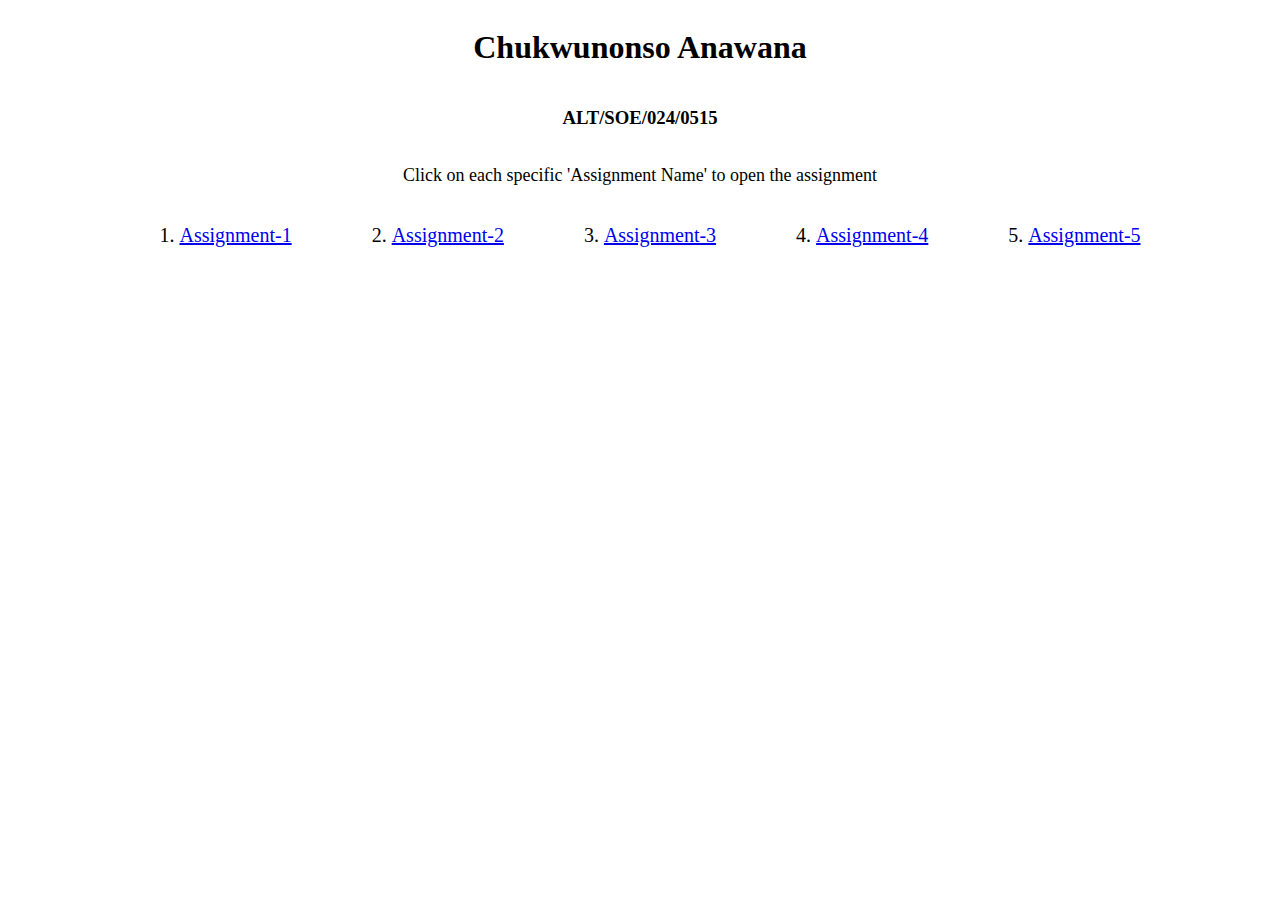
<file: index.html>
<!DOCTYPE html>
<html lang="en">
<head>
    <meta charset="UTF-8">
    <meta name="viewport" content="width=device-width, initial-scale=1.0">
    <title>All CSS assignments</title>
    <style>
        .main{
            display: flex;
            flex-direction: column;
            width: auto;
            align-items: center;
            justify-content: center;
        }
    
        .main p{
            font-size: 18px;
            font-weight: 500;
        }

        .list{
            display: flex;
            flex-direction: column;
            gap: 100px;
            width: 100%;
            align-items: center;
            justify-content: center;
            font-size: 20px;
        }

        .list ol{
            display: flex;
            gap: 20px;
            column-gap: 100px;
            text-decoration: none;
        }


    </style>
</head>
<body>
    <header class="main">
        <h1>Chukwunonso Anawana</h1>
        <h3>ALT/SOE/024/0515</h3>
        <p>Click on each specific 'Assignment Name' to open the assignment</p>
    </header>

    <main class="list">
        <ol>
        <li>
            <a href="./Assignment-1/Assignment-1.html" target="_blank">Assignment-1</a>
        </li>
        <li>
            <a href="./Assignment-2/Assignment-2.html" target="_blank">Assignment-2</a>
        </li>
        <li>
            <a href="./Assignment-3/Huckleberry.html" target="_blank">Assignment-3</a>
        </li>
        <li>
            <a href="./Assignment-4/assignment-4.html" target="_blank">Assignment-4</a>
        </li>
        <li>
            <a href="./Assignment-5/Assignment-5.html" target="_blank">Assignment-5</a>
        </li>
        </ol>
    </main>
    
    
</body>
</html>
</file>
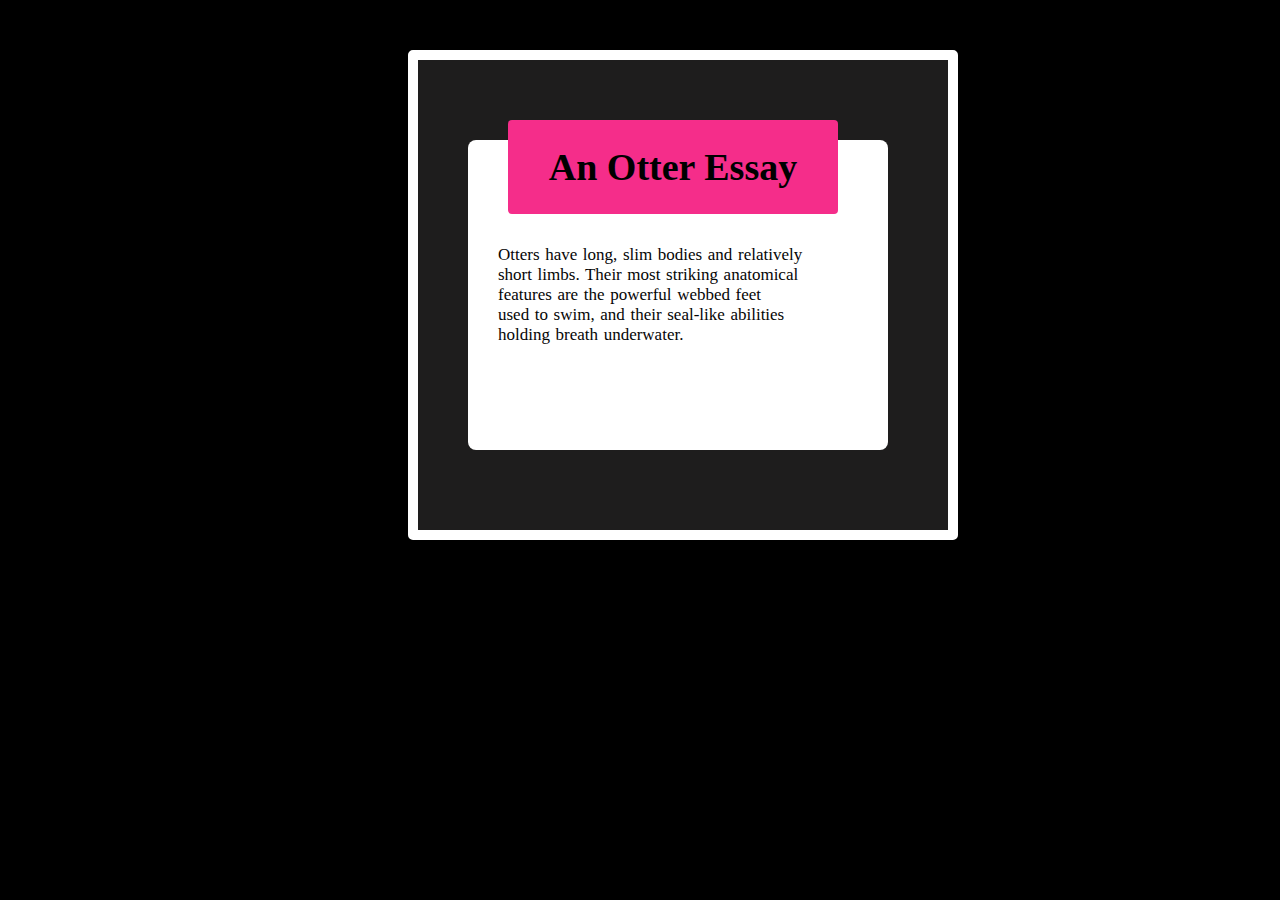
<file: Assignment-1/Assignment-1.html>
<!DOCTYPE html>
<html lang="en">
  <head>
    <meta charset="UTF-8" />
    <meta name="viewport" content="width=device-width, initial-scale=1.0" />
    <title>CSS Assignment 1</title>

    <link rel="stylesheet" href="./Assignment-1.css" />
  </head>
  <body>
    <div class="task">
      <div class="essay">An Otter Essay</div>
      <div class="text">
        <p>
          Otters have long, slim bodies and relatively <br />short limbs. Their
          most striking anatomical <br />features are the powerful webbed feet
          <br />used to swim, and their seal-like abilities <br />holding breath
          underwater.
        </p>
      </div>
    </div>
  </body>
</html>
</file>
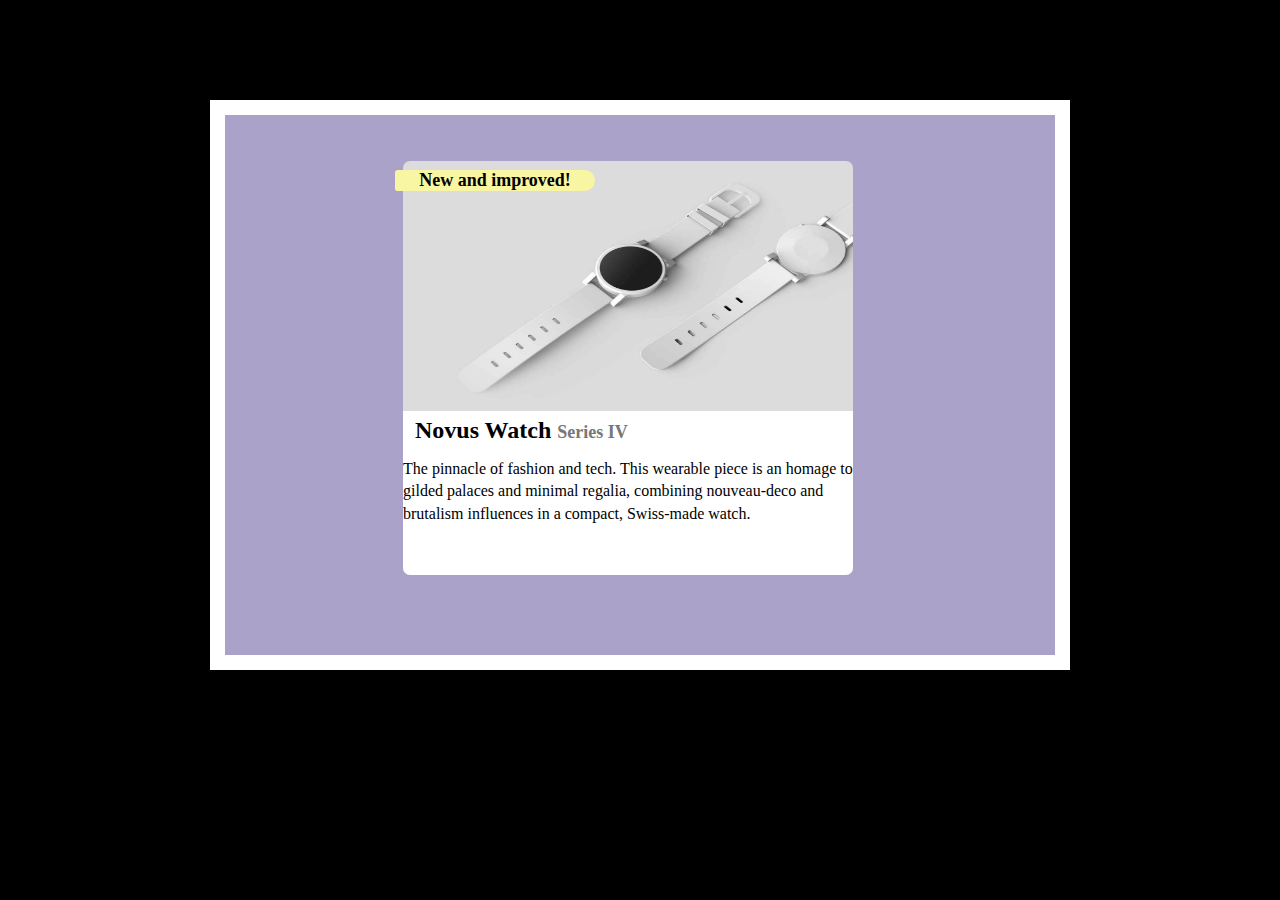
<file: Assignment-2/Assignment-2.html>
<!DOCTYPE html>
<html lang="en">

<head>
    <meta charset="UTF-8">
    <meta name="viewport" content="width=device-width, initial-scale=1.0">
    <title>Novus Watch</title>
    <link rel="stylesheet" href="./assignment-2.css">
</head>

<body>
    <div class="task-3">
        <div class="icon">New and improved!</div>
        <div class="watch">
            <img src="./assets/Novus watch.jpg" alt="Wristwatch">
        </div>
        <div class="content">
            <h2>Novus Watch <span>Series IV</span></h2>
            <p>The pinnacle of fashion and tech. This wearable piece is an homage to gilded palaces and minimal regalia,
                combining nouveau-deco and brutalism influences in a compact, Swiss-made watch. </p>
        </div>
    </div>
</body>

</html>
</file>
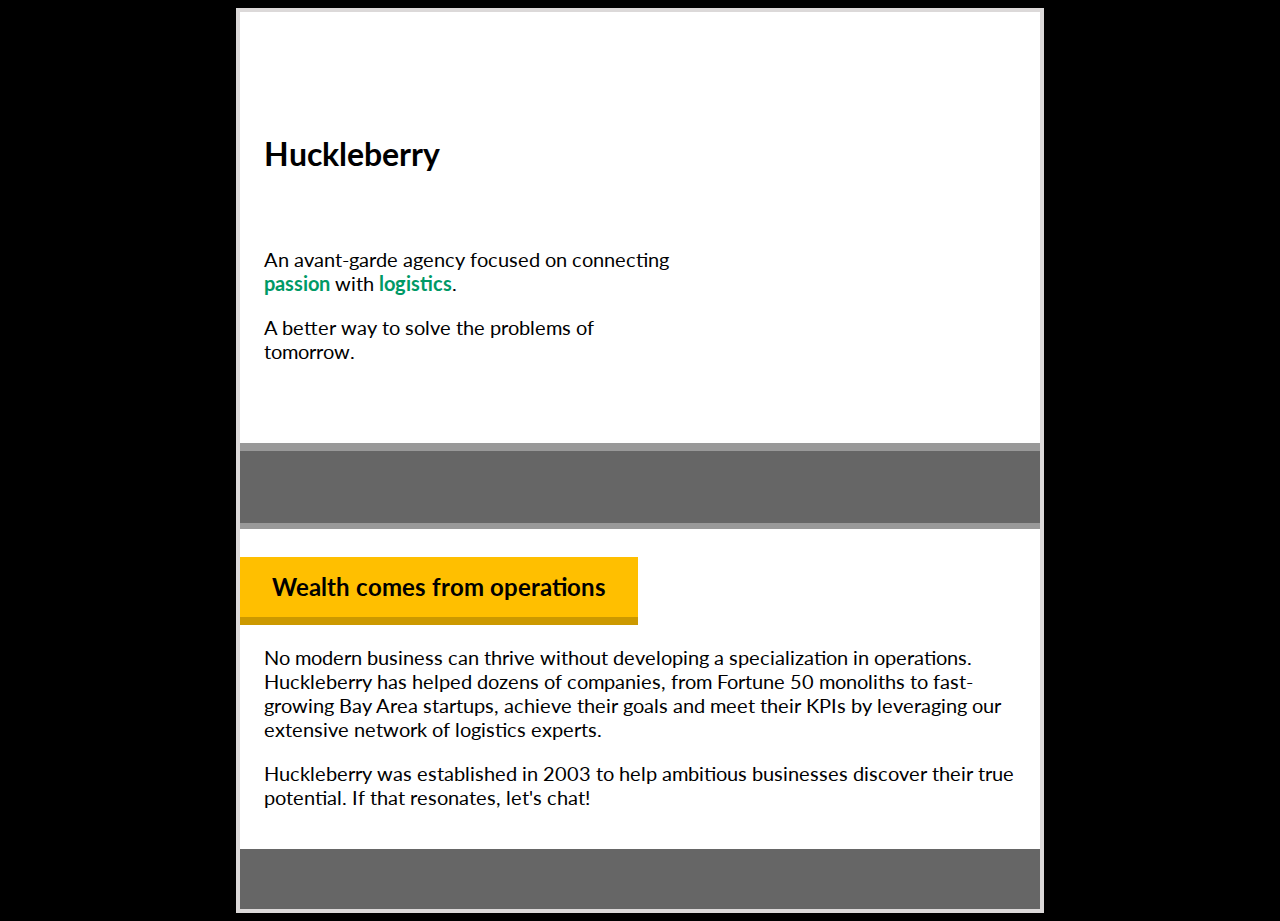
<file: Assignment-3/Huckleberry.html>
<!DOCTYPE html>
<html lang="en">
  <head>
    <meta charset="UTF-8" />
    <meta name="viewport" content="width=device-width, initial-scale=1.0" />
    <title>Huckleberry</title>
    <link rel="stylesheet" href="./Huckleberry.css" />
    <link rel="preconnect" href="https://fonts.googleapis.com" />
    <link rel="preconnect" href="https://fonts.gstatic.com" crossorigin />
    <link
      href="https://fonts.googleapis.com/css2?family=Lato:ital,wght@400;900&display=swap"
      rel="stylesheet"
    />
  </head>
  <body>
    <div class="container">
      <section class="main">
        <article class="top">
          <h2>Huckleberry</h2>
          <p>
            An avant-garde agency focused on connecting
            <strong>passion</strong> with <strong>logistics</strong>.
          </p>
          <p>A better way to solve the problems of tomorrow.</p>
        </article>
        <article class="bottom">
          <div class="title">
            <h2>Wealth comes from operations</h2>
            <p>
              No modern business can thrive without developing a specialization
              in operations. Huckleberry has helped dozens of companies, from
              Fortune 50 monoliths to fast-growing Bay Area startups, achieve
              their goals and meet their KPIs by leveraging our extensive
              network of logistics experts.
            </p>
            <p>
              Huckleberry was established in 2003 to help ambitious businesses
              discover their true potential. If that resonates, let's chat!
            </p>
          </div>
        </article>
      </section>
    </div>
  </body>
</html>
</file>
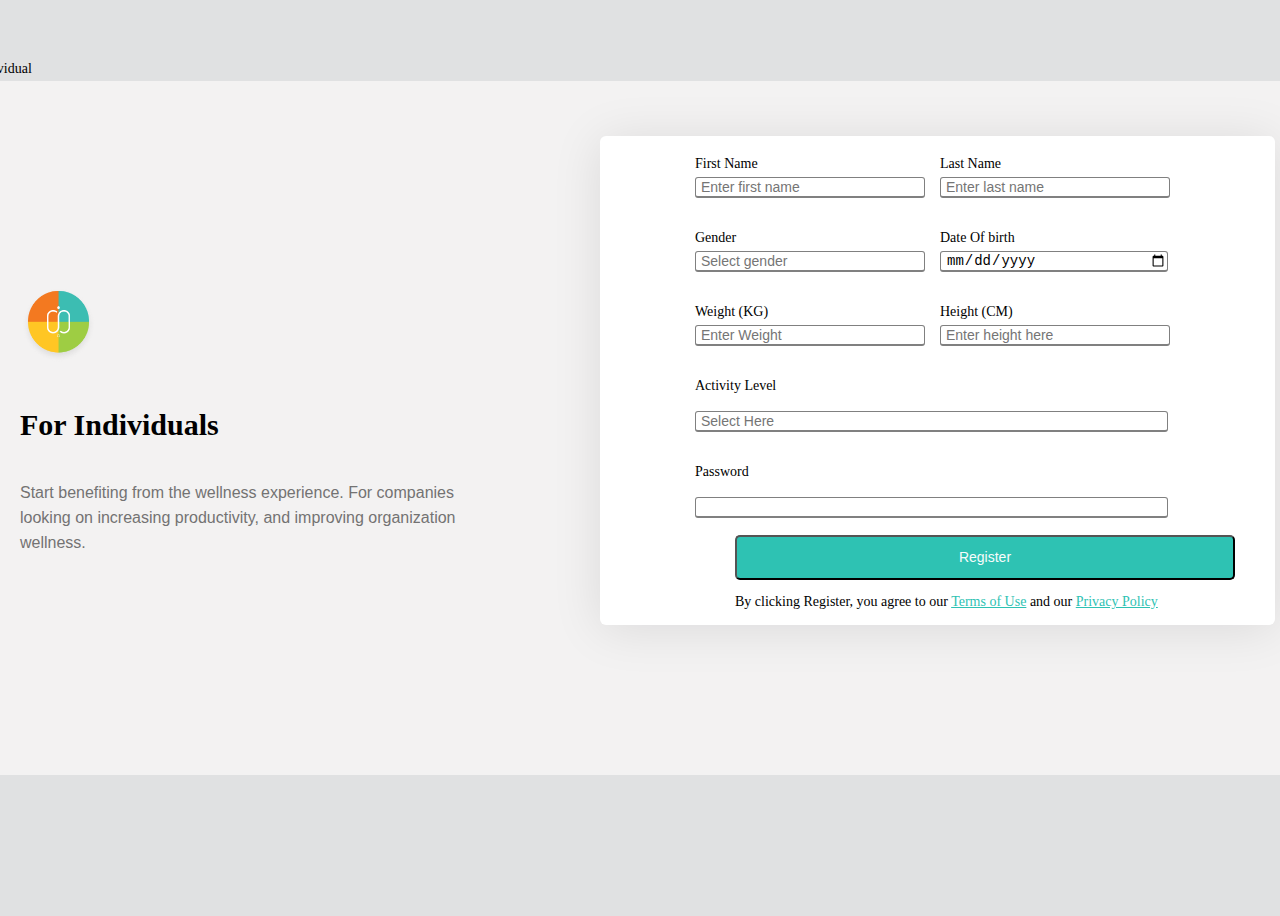
<file: Assignment-4/assignment-4.html>
<!DOCTYPE html>
<html lang="en">
<head>
    <meta charset="UTF-8">
    <meta name="viewport" content="width=device-width, initial-scale=1.0">
    <title>Assignment 4</title>
    <link rel="stylesheet" href="./assignment-4.css">
</head>
<body class="project">


    <p class="sign-up">Sign Up | Individual</p>

    <div class="content">
        

        <main class="container">
                <div class="left-section">
                    <div class="left-content">
                        <div>
                            <img src="./assets/Logo.png" alt="Logo">
                        </div>
                        <div>
                            <h3>For Individuals</h3>
                            <p>Start benefiting from the wellness experience. For companies looking on increasing productivity, and improving organization wellness.</p>
                        </div>
                    </div>
                </div>
                
                <div class="right-section">
                    <form action="#">
                        <div class="user-details">
                            <div class="input-box">
                                <span class="details">First Name</span>
                                <input type="text" placeholder="Enter first name" required>
                            </div>
                            <div class="input-box">
                                <span class="details">Last Name</span>
                                <input type="text" placeholder="Enter last name" required>
                            </div>
                            <div class="input-box">
                                <span class="details">Gender</span>
                                <input type="text" list="gender-list" placeholder="Select gender" required/>
                                    <datalist id="gender-list">
                                    <option value="Male"></option>
                                    <option value="Female"></option>
                                    <option value="Others"></option>
                            </div>
                            <div class="input-box">
                                <span class="details">Date Of birth</span>
                                <input type="date" placeholder="Select here" required/>
                            </div>
                            <div class="input-box">
                                <span class="details">Weight (KG)</span>
                                <input type="text" placeholder="Enter Weight" required>
                            </div>
                            <div class="input-box">
                                <span class="details">Height (CM)</span>
                                <input type="text" placeholder="Enter height here" required>
                            </div>
                        </div>

                        <div class="activity-box">
                            <span class="activity">Activity Level</span>
                            <input type="text" list="activities" placeholder="Select Here">
                            <datalist id="activities">
                                <option value="Jogging"></option>
                                <option value="Skipping"></option>
                                <option value="Cycling"></option>
                                <option value="Fencing"></option>
                                <option value="Weightlifting"></option>
                                <option value="Horseriding"></option>
                                <option value="Others"></option>
                            </datalist>
                        </div>

                        <div class="Password">
                            <span class="password">Password</span>
                            <input type="text">
                            <!-- <button class="eye icon">
                            👁️
                            </button> -->
                        </div>

                        <div class="submit">
                            <button type="submit" class="register-btn">Register</button>
                            <p class="terms">
                            By clicking Register, you agree to our <span><a href="#" target="_blank">Terms of Use</a></span> and our <span><a href="#" target="_blank">Privacy Policy</span></a> 
                            </p>
                        </div>
                    </form>
                </div>
        </main>

    </div>
</body>
</html>
</file>
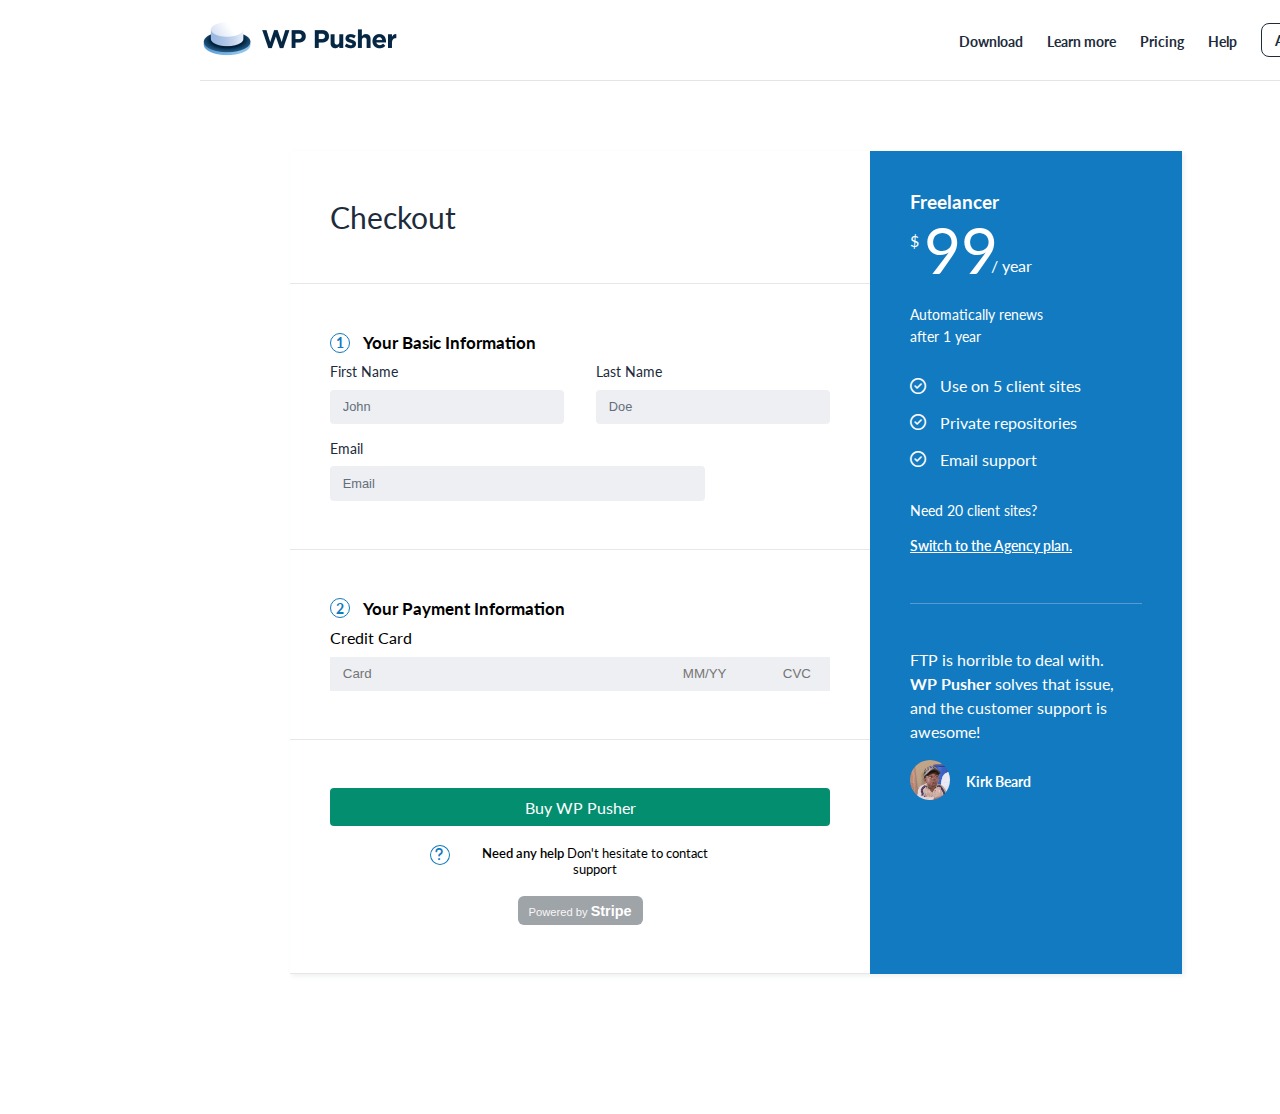
<file: Assignment-5/Assignment-5.html>
<!DOCTYPE html>
<html lang="en">
<head>
    <meta charset="UTF-8">
    <meta name="viewport" content="width=device-width, initial-scale=1.0">
    <title>WP Pusher</title>
    <link rel="stylesheet" href="./assignment-5.css">
    <link rel="stylesheet" href="https://cdnjs.cloudflare.com/ajax/libs/font-awesome/6.7.2/css/all.min.css"/>
</head>
<body class="project">
    <div class="container">
        <header class="nav-bar">
            <div>
                <img src="./assets/wppusher-logo copy.png" alt="WP Pusher">
            </div>
            <div>
                <nav>
                    <ul>
                        <li><a href="#">Download</a></li>
                        <li><a href="#">Learn more</a></li>
                        <li><a href="#">Pricing</a></li>
                        <li><a href="#">Help</a></li>
                        <li><a href="#">Account</a></li>
                    </ul>
                </nav>
            </div>
        </header>

        <main class="content">
            <div class="left-section">
                <div class="checkout">
                    <h3>Checkout</h3>
                </div>

                
                <div class="personal">
                    <h4><span>1</span> Your Basic Information</h4>
                    <form action="">
                        <div class="bio">
                            <div>
                                <label for="FirstName">First Name</label>
                                <input type="text" placeholder="John" id="firstname">
                            </div>

                            <div>
                                <label for="LastName">Last Name</label>
                                <input type="text" placeholder="Doe" id="lastname">
                            </div>
                        </div>

                        <div class="email">
                                <label for="email">Email</label>
                                <input type="email" placeholder="Email" id="email">
                        </div>
                    </form>
                </div>

                <div class="payment" >
                    <h4><span>2</span> Your Payment Information</h4>
                    <form action="">
                        <label for="cardholder">Credit Card</label>
                        <div>
                                <input type="text " placeholder="Card" id="card">
                                <input type="text" placeholder="MM/YY">
                                <input type="text" placeholder="CVC">
                        </div>
                    </form>
                </div>


                <div class="buy-button">
                    <a href="#"> Buy WP Pusher</a>
                    <div>
                        <i class="fa-solid fa-question"></i>
                    <p><span>Need any help</span> Don't hesitate to contact support</p>
                    </div>
                    <button>Powered by <span>Stripe</span></button>
                </div>
                
            </div>


            <div class="right-section">
                <h3>Freelancer</h3>

                <div class="pricing">
                    <div>
                        <span>$</span>
                        <p>99</p>
                        <span>/ year</span>
                    </div>
                    <p>Automatically renews after 1 year</p>
                </div>

                <div class="services">
                    <div>
                        <i class="fa-regular fa-circle-check"></i>
                        <p>Use on 5 client sites</p>
                    </div>

                    <div>
                        <i class="fa-regular fa-circle-check"></i>
                        <p>Private repositories</p>
                    </div>

                    <div>
                        <i class="fa-regular fa-circle-check"></i>
                        <p>Email support</p>
                    </div>
                </div>

                <div class="clients">
                    <p>Need 20 client sites?</p>
                    <a href="#">Switch to the Agency plan.</a>
                </div>

                <div class="divider"></div>

                <div class="testimonial">
                    <p>FTP is horrible to deal with. <span>WP Pusher</span> solves that issue, and the customer support is awesome!</p>
                    <div class="image">
                        <div >
                            <img src="./assets/Popo.png" alt="Pawpaw">
                        </div>
                        <h3>Kirk Beard</h3>
                    </div>
                </div>
            </div>
        </main>
    </div>
</body>
</html>
</file>
<file: Assignment-1/Assignment-1.css>
body{
    background-color: black;
}
.task{
    max-width:800px;
     background-color: #1e1d1d;;
     margin: 100px auto;
     border-radius: 5px;
     position: relative;
     border: 10px solid white;
     padding: 180px;
     padding-right: 250px;
     margin: 50px 400px;
     max-width: 300px;
     min-width: 100px;
     height: 110px;
     max-height: 300px;
     min-height: 100px;
 }
 .essay{
     background-color: #f52d8a;
     color: black;
     padding: 25px;
     font-weight: bold;
     position: absolute;
     border-radius: 4px;
     text-align: center;
     font-size: 38px;
     margin-top: -120px ;
     margin-left: -90px;
     margin-right: 130px;
     max-width: 400px;
     min-width: 280px;

    
 }
 
 .text{
     /* background-color: white;  */
     background-color: #fff;
     padding: 15px;
     color: #050505;
     border-radius: 8px; 
     font-size: 17px;
     font-weight: 500;
     padding: 30px;
     margin-top: -100px;
     margin-left: -130px;
     margin-right: 90px;
     text-wrap: content;
     height: 200px ;
     max-width: 500px;
     min-width: 360px;
     max-height: 500px;
     min-height: 250px;
 
  } 
  p{
     margin-top: 75px;
     word-spacing: 0.08em;
     text-align: left;
     text-wrap: content;
 }
</file>
<file: Assignment-2/assignment-2.css>
body{
    background-color: black;
    box-sizing: content-box;
}
.task-3{
    
     background-color: #aba2c9;
     margin: 100px auto;
     position: center;
     border: 15px solid white;
     padding: 180px;
     padding-right: 300px;
     /* margin: 150px 450px; */
     max-width: 400px;
     min-width: 100px;
     width: 350px;
     height: 180px;
     max-height: 300px;
     min-height: 100px;
    }

.icon{
    max-width: 200px;
    background-color: rgb(248, 246, 163);
    border-top-right-radius: 15px;
    border-bottom-right-radius: 15px;
    border-top-left-radius: 4px;
    border-bottom-left-radius: 4px;
    position: relative;
    text-align: center;
    font-size: 18px;
    font-weight: bold;
    margin-top: -125px;
    margin-left: -10px;
    font-family: 'Times New Roman', Times, serif;

    
    }
.watch img{
    width: 450px;
    height: 250px;
    margin-top: -30px;
    border-top-left-radius: 7px;
    border-top-right-radius: 7px;
    margin-left: -2px;
}
.content{
    width: 450px;
    height: 170px;
    margin-top: -30px;
    background-color: white;
    border-top-left-radius: 7px;
    border-top-right-radius: 7px;
    margin-left: -2px;
    text-align: left;
    border-bottom-left-radius: 7px;
    border-bottom-right-radius: 7px;
}
h2{
    padding: 12px;
    font-weight: Bold;
    font-family: 'Times New Roman', Times, serif;
    font-size: 24px;
}
span{
    color: #777;
    font-weight: bolder;
    font-size: 18px;
    font-family: 'Times New Roman', Times, serif
    }
 p{
     font-size: 16px;
     font-weight: 499;
     line-height: 1.4em;
     margin-top: -18px;
     
 }
</file>
<file: Assignment-3/Huckleberry.css>
*{
    font-family: 'Lato', sans-serif;
}

.top{
    margin: 0 auto;
    max-width: 800px;
    padding-inline: 24px;
    padding-block-end: 64px;


    > h2{
        font-size: 2rem;
        padding-block-start: 96px;
        padding-block-end: 48px;
    }

    > p{
        max-width: 415px; 
    }
}

.bottom{
    background-color:hsla(0, 0%, 40%, 1);
    border-top: 8px solid hsla(0, 0%, 60%, 1);
    padding-block-start: 72px;
    padding-block-end: 60px;
}

.title{
    margin: 0 auto;
    max-width: 800px;
    background: hsla(0, 0%, 100%, 1); 
    padding-inline: 24px;
    border-top: 6px solid hsla(0, 0%, 60%, 1);
    padding-block-end: 24px;
    padding-block-start: 8px;
    

    > h2{
        width: fit-content;
        word-wrap: wrap;
        background-color: hsla(45, 100%, 50%, 1);
        padding-inline: 32px;
        padding-block-start: 16px;
        padding-block-end: 15px;
        margin-inline-start: -24px;
        border-bottom: 8px solid hsla(45, 100%, 40%, 1);
        margin-block-end: 16px;
        }
}

h2{
    line-height: 1.2;
}
p{
    margin-block-end: 16px;
    font-size: 20px;

}
strong{
    color: hsl(160, 100%, 30%);
}

.container{
    margin: 0 auto;
    max-width: 800px;
    background-color: white;
    border: 4px solid rgb(220, 217, 217);
}

body{
    background-color: black;
}
</file>
<file: Assignment-4/assignment-4.css>
@import url('https://fonts.googleapis.com/css2?family=Lato:ital,wght@0,100;0,300;0,400;0,700;0,900;1,100;1,300;1,400;1,700;1,900&family=Sofia+Sans:ital,wght@0,1..1000;1,1..1000&display=swap');

.root{
    --containerwidth: 1440px;
    --containerheight: 840px;
    --RSwidth: 580px;
    --LSwidth: 460px;
    --containercolor: hsla(0, 0%, 100%, 1);
    --inputcolor: hsla(0, 0%, 45%, 1);
}

html {
    /* 1rem = 14px*/
    font-size: 14px;
}

.project {
    display: flex;
    justify-content: center;
    flex-direction: column;
    align-items: center;
    /* height: 100vh; */
    background-color: rgb(224, 225, 226);
}


body {
    height: 100vh;
    display: flex;
    flex-direction: column;
    justify-content: center;
    align-items: center;
}

.sign-up{
    margin: -80px;
    margin-left: -1410px;
    color: var(--inputcolor);
}

.content {
    max-width: var(--containerwidth);
    min-height: var(--containerheight);
    background: rgb(243, 242, 242);
    gap: 1rem;
    margin-block-start: 6rem;
    
}

.container {
    display: flex;
}

.content .container .left-section {
    width: 720px;
    display: flex;
    flex-direction: column;
    justify-content: center;
    align-items: center;
    

    
    
}
.content .container .left-section .left-content {
    width: 460px;
    height: 275px;
    justify-content: center;
    align-items: center;
    margin-block-start: -10px;
    left: 140px;
    
}


.content .container .left-section .left-content img {
    width: 77.33px;
    height: 80px;
    justify-content: left;
}

.content .container .left-section .left-content p {
    width: 460px;
    height: 75px;
    font-family: sans-serif;
    font-size: 16px;
    line-height: 25px;
    color: hsla(0, 0%, 45%, 1);
}

.content .container .left-section h3{
    font-size: 30px;
    width: 268px;
    height: 50px;
    font-weight: 700;
    line-height: 50px;
}


.content .container .right-section {
    max-width: 720px;
    width: 100%;
    display: flex;
    flex-direction: column;
    justify-content: center;
    align-items: center;
    padding: 25px 30px;
    /* border: 2px solid blue; */
    left: 720px;
    padding-bottom: 150px;
    border: 2px solid var(--inputcolor);
}

.content .container .right-section form{
    max-width: 580px;
    display: flex;
    flex-direction: column;
    align-items: center;
    justify-content: center;
    margin-block-start: 30px;
    /* border: 2px solid blue; */
    padding-bottom: 40px;
    box-shadow: 0px 4px 50px 0px hsla(222, 68%, 4%, 0.1);
    background: white;
    padding-left: 95px;
    border-radius: 6px;
}

.content .container .right-section form:hover{
    color: 2px solid rgb(96, 190, 249);
}

.content .container .right-section form .user-details{
    display: flex;
    flex-wrap: wrap;
}
form .user-details .input-box{
    margin: 20px 0 12px 0;
    width: calc(100% / 2 - 45px);
}

.user-details .input-box .details{
    display: block;
    font-weight: 500;
    margin-bottom: 5px;
}

.user-details .input-box input{
    /*  */
    width: 90%;
    outline: none;
    border-radius: 3px;
    border: 1px solid grey;
    padding-left: 5px;
    font-size: 14px;
    border-bottom-width: 2px;
    transition: all 0.3s ease;
}

.user-details .input-box input:focus, .user-details .input-box input:valid{
    border-color: rgb(11, 124, 124);
}

.content .container .right-section form .activity-box, .content .container .right-section form .Password{
    display: flex;
    flex-direction: column;
    width: 100%;
    gap: 1.2rem;
    flex: 1;
    margin: 20px 0 12px 0;
}

.content .container .right-section form .activity-box input, .content .container .right-section form .Password input{
    width: 80%;
    outline: none;
    border-radius: 3px;
    border: 1px solid grey;
    padding-left: 5px;
    font-size: 14px;
    border-bottom-width: 2px;
    transition: all 0.3s ease;
}

form .Password, form .activity-box{
    display: block;
    flex-wrap: wrap;
    font-size: 14px;
    font-weight: 500;
}

/* form .Password .password input{
    display: flex;
    height: 30px;
} */
form .submit{
    height: 45px;
    margin: 5px 0;
    gap: .3px;
    padding-inline-start: -100px;
}

form .submit button{
    height: 100%;
    width: 500px;
    /* margin: 5px 0; */
    justify-content: center;
    align-items: center;
    outline: none;
    color: rgb(247, 252, 252);
    background-color: hsla(174, 62%, 47%, 1);
    font-size: 14px;
    font-weight: 500;
    border-radius: 5px;
    cursor: pointer;
}

form .submit p{
    font-size: 1rem;
    font-weight: 400;

}

form .submit span a{
    color: hsla(174, 62%, 47%, 1);
    
}
</file>
<file: Assignment-5/assignment-5.css>
@import url('https://fonts.googleapis.com/css2?family=Lato:ital,wght@0,100;0,300;0,400;0,700;0,900;1,100;1,300;1,400;1,700;1,900&display=swap');

:root{
    --containerwidth: 1440px;
    --contentwidth: 892px;
    --freelancewidth: 312px;
    --navcolour: #1d2c3c;
    --inputBGcolor:#edeff2;
    --freelanceBGColor:hsla(204, 84%, 41%, 1);
    --inputcolor: #646e7a;
}

*{
    padding: 0;
    margin: 0;
    box-sizing: border-box;
}

html{
    font-size: 16px;
}

.project{
    max-width: 1vh;
    display: flex;
    flex-direction: column;
}

body{
    font-family: Lato, sans-serif;
    margin-bottom: 70px;

} 

.container{
    width: var(--containerwidth);
    gap: 6rem;   
    justify-content: center;
    /*edit here 2*/
    margin-inline: 200px;
    align-items: center; 

    }

.nav-bar{
    display: flex;
    align-items: center;
    justify-content: space-between;
    width: 80%;
    padding: 1.2rem 0;
    border-bottom: 1px solid rgb(230, 227, 227);
}

.nav-bar nav ul li{
    display: inline;
    margin-inline: 10px;
    text-align: center;
}

.nav-bar nav ul li a:link,
.nav-bar nav ul li a:visited{
    text-decoration: none;
    color: var(--navcolour);
    font-weight: 700;
    font-size: 0.875rem;
}

.nav-bar nav ul li a:hover{
    color: var(--freelanceBGColor)
}

.nav-bar nav ul li:last-child{
    border: 1.5px solid var(--navcolour);
    padding: 0.4rem .8rem;
    border-radius: 8px;
}

.content{
    /*width is 892px*/
    width: var(--contentwidth);
    box-shadow: 2px 2px 5px var(--inputBGcolor);
    display: grid;
    margin-block: 70px;
    /*edit here 2*/
    margin-inline: 90px;
    grid-template-columns: 1fr var(--freelancewidth);
    /* height: 700px; */
}

.content .left-section{
     /*width is 580px*/
     display: flex;
     flex-direction: column;
     /* gap: 4rem; */
     /* padding: 2.5rem; */

}

.content .left-section > div{
    padding: 3rem 2.5rem;
    border-bottom: 1px solid rgb(232, 230, 230);
}

.content .left-section .checkout h3{
    font-size: 1.875rem;
    font-weight: 400;
    color: var(--navcolour);

}

.content .left-section .personal, .content .left-section .payment{
    display: flex;
    flex-direction: column;
    gap: .6rem;
}

.content .left-section .personal h4, .content .left-section .payment h4{
    display: flex;
    align-items: center;
    gap: .8rem;
    font-size: 1.08rem;
}

.content .left-section .personal h4 span, .content .left-section .payment h4 span, .content .left-section .buy-button div i{
   color: var(--freelanceBGColor);
   border: 1px solid var(--freelanceBGColor);
   text-align: center;
   width: 20px;
   height: 20px;
   border-radius: 50%;
   display: flex;
   justify-content: center;
   align-items: center;
   font-size: .9rem;
}

.content .left-section .personal form, .content .left-section .payment form{
    display: flex;
    flex-direction: column;
    gap: 1rem;
}

.content .left-section form .bio, .personal{
   display: flex;
   gap: 2rem;
}

.content .left-section form .bio div, .content .left-section form .email, .content .left-section .payment form{
    display: flex;
    flex-direction: column;
    gap: .6rem;
    flex: 1; 
    width: 100%;
 } 

.content .left-section form .bio div label, .content .left-section form .email label{
    color: var(--navcolour);
    font-size: .9rem;
 } 
 
 .content .left-section form .bio div input, .content .left-section form .email input, .content .left-section .payment form div input{
    padding: .6rem .8rem;
    border: none;
    background-color: var(--inputBGcolor);
    border-radius: 4px;
 } 

 .content .left-section form .email input{
    width: 75%;
 }

 .content .left-section form .bio div input:focus, .content .left-section form .email input:focus{
   outline: 2px solid var(--freelanceBGColor)
 } 


 .content .left-section form .bio div input::placeholder, .content .left-section form .email input::placeholder{
    font-size: .8rem;
    color: var(--inputcolor);
  } 

.content .left-section .payment form div{
    width: 100%;
    display: grid;
    grid-template-columns: 1fr 100px 60px;
  }

.content .left-section .payment form div input{
    border-radius: 0;
    outline: none;
  }

.content .left-section .buy-button {
    text-align: center;
    display: flex;
    flex-direction: column;
    gap: 1.2rem;
}

.content .left-section .buy-button a{
    background-color: #038e70;
    padding-block: .6rem;
    text-decoration: none;
    color: #ffffff;
    border-radius: 4px;
}

.content .left-section .buy-button div{
    display: flex;
    justify-content: center;
    gap: .6rem;
    width: 60%;
    text-align: center;
    margin: 0 auto;
}

.content .left-section .buy-button button{
    width: 25%;
    margin: auto;
    padding: .4rem .2rem;
    border-radius: 6px;
    background-color: #9fa4a9; 
    border: none;
    color: #f8f6f6;
    font-size: .7rem;
}

.content .left-section .buy-button button span{
    color: #ffffff;
    font-weight: 700;
    font-size: .9rem;
}


.content .left-section .buy-button div i{
    font-size: .8rem;
}

.content .left-section .buy-button div p{
    font-size: .8rem;
}

.content .left-section .buy-button div p span{
    font-size: .8rem;
    font-weight: 600;
}


.content .right-section{
    /*width is 312px*/
    background-color: var(--freelanceBGColor);
    color: #ffffff;
    padding: 2.5rem;
    display: flex;
    flex-direction: column;
    gap: 1.5rem;
} 


.content .right-section .pricing div{
  display: flex;
  flex-direction: column;
  position: relative;
  margin-top: -26px;

} 

.content .right-section .pricing{
    display: flex;
    flex-direction: column;
    gap: 1rem;
  
  } 
   

.content .right-section .pricing div p{
  font-size: 4rem;
  margin-inline: 14px;
 
} 

.content .right-section .pricing div span{
    font-size: 1rem;
    position: absolute;
  } 

.content .right-section .pricing div span:last-child{
    bottom: 18%;
    left: 35%
  } 

  .content .right-section .pricing div span:first-child{
    top: 25%;
    margin-inline: none;
  } 

  .content .right-section .pricing > p{
    font-size: .9rem;
    max-width: 60%;
    font-weight: 400;
    line-height: 1.5;
    
  } 

  .content .right-section .services, .content .right-section .clients{
    display: flex;
    flex-direction: column;
    gap: 1.1rem;
    margin-block: .3rem;

  } 

  .content .right-section .services div{
    display: flex;
    align-items: center;
    gap: .9rem;
    font-size: 1rem;
  }

  .content .right-section .clients{
    font-size: .9rem;
  }

  .content .right-section .clients a:link, .content .right-section .clients a:visited{
    color: #ffffff;
    font-weight: 600;
  }

  .content .right-section .divider{
    height: 1px;
    background-color: #599bd0;
    margin-block: 20px;
  }

  .content .right-section .testimonial{
    display: flex;
    flex-direction: column;
    gap: 1rem;
  }

  .content .right-section .testimonial{
    display: flex;
    flex-direction: column;
    gap: 1rem;
  }

  .content .right-section .testimonial p{
    max-width: 90%;
    line-height: 1.5;
    justify-items: center;
  }

  .content .right-section .testimonial p span{
   font-weight: bold;
  }

  .content .right-section .testimonial .image{
    display: flex;
    align-items: center;
    gap: 1rem;
  }

  .content .right-section .testimonial .image h3{
    font-size: .9rem;
  }


.content .right-section img{
   width: 40px;
   height: 40px;
   border-radius: 100%;
   object-fit: cover;
}
</file>
